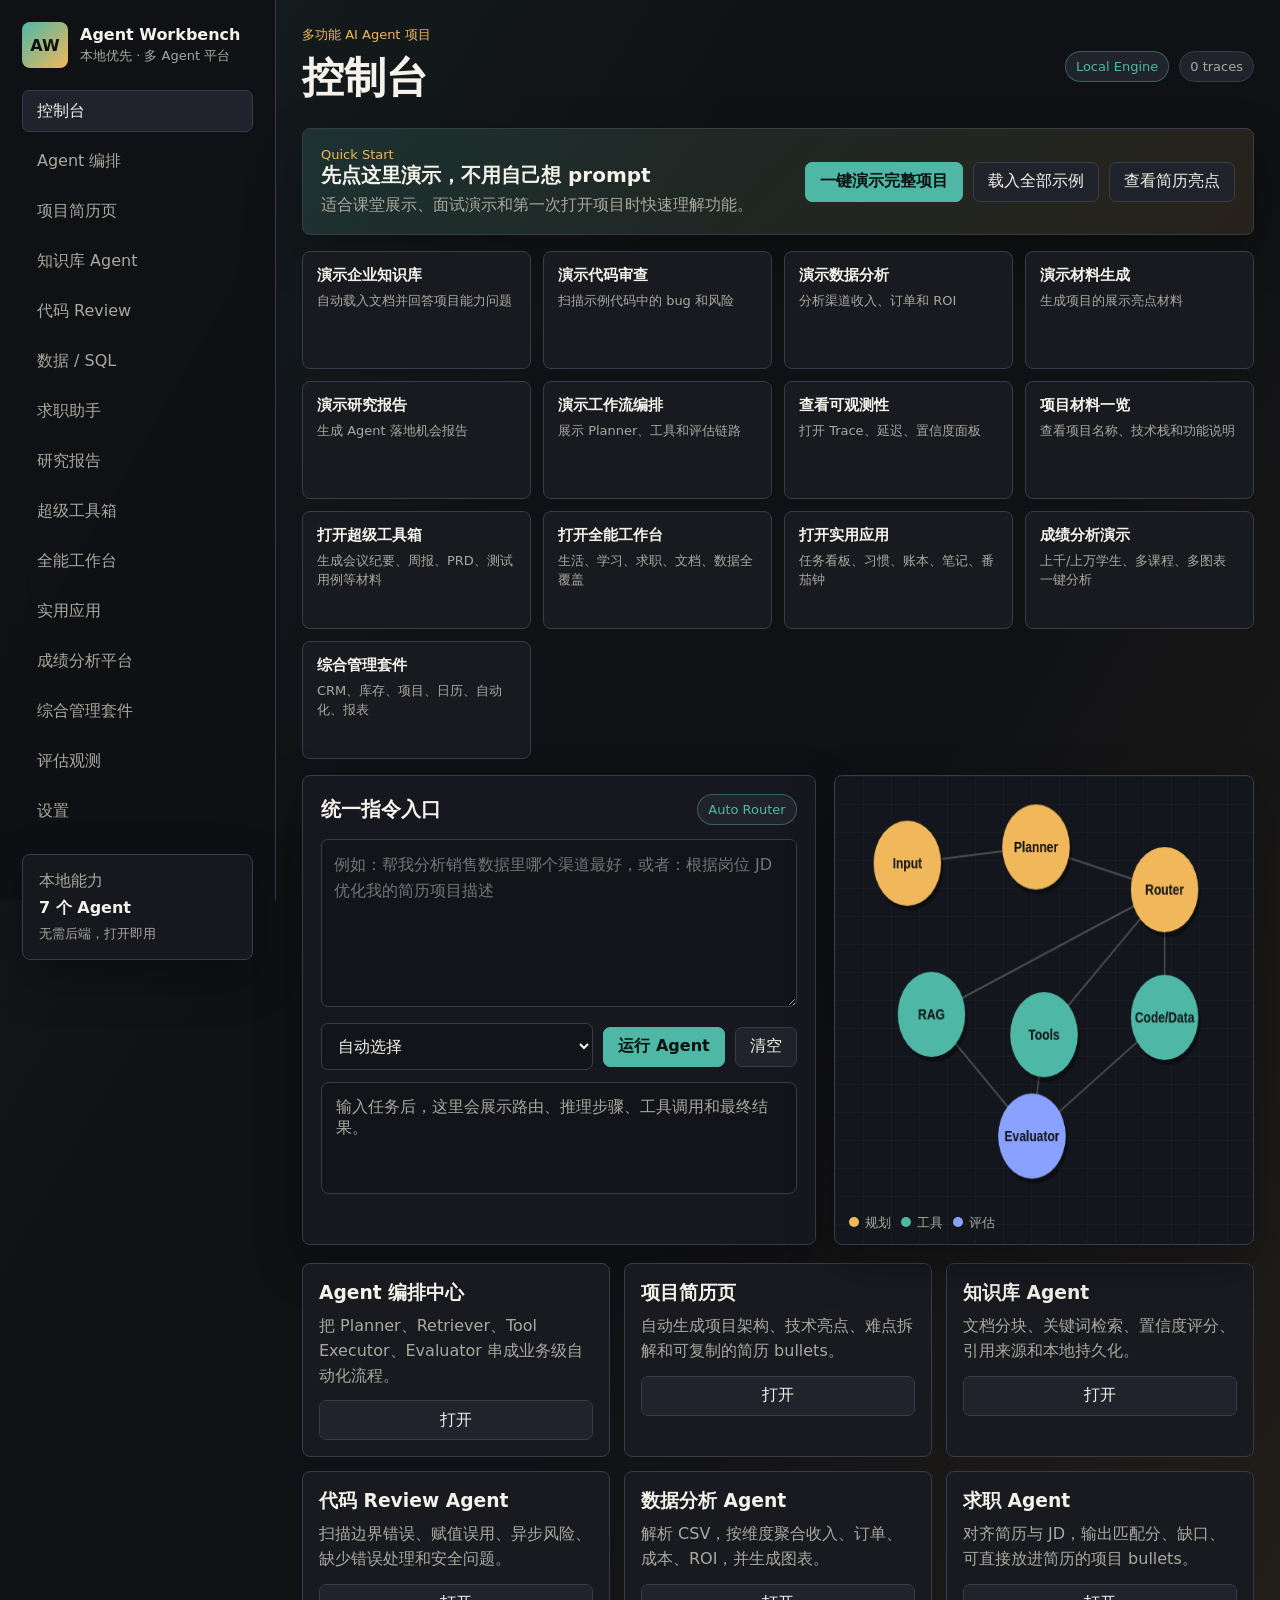
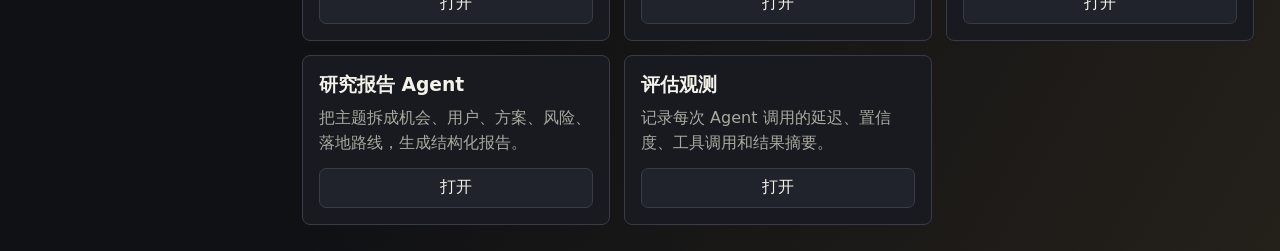
<file: index.html>
<!doctype html>
<html lang="zh-CN">
  <head>
    <meta charset="utf-8" />
    <meta name="viewport" content="width=device-width, initial-scale=1" />
    <title>Agent Workbench</title>
    <link rel="stylesheet" href="./styles.css" />
  </head>
  <body>
    <div class="shell">
      <aside class="sidebar" aria-label="主导航">
        <div class="brand">
          <div class="brand-mark">AW</div>
          <div>
            <strong>Agent Workbench</strong>
            <span>本地优先 · 多 Agent 平台</span>
          </div>
        </div>
        <nav class="nav" id="nav">
          <button class="nav-item active" data-panel="command">控制台</button>
          <button class="nav-item" data-panel="workflow">Agent 编排</button>
          <button class="nav-item" data-panel="portfolio">项目简历页</button>
          <button class="nav-item" data-panel="knowledge">知识库 Agent</button>
          <button class="nav-item" data-panel="code">代码 Review</button>
          <button class="nav-item" data-panel="data">数据 / SQL</button>
          <button class="nav-item" data-panel="career">求职助手</button>
          <button class="nav-item" data-panel="research">研究报告</button>
          <button class="nav-item" data-panel="toolbox">超级工具箱</button>
          <button class="nav-item" data-panel="lifehub">全能工作台</button>
          <button class="nav-item" data-panel="apps">实用应用</button>
          <button class="nav-item" data-panel="grades">成绩分析平台</button>
          <button class="nav-item" data-panel="suite">综合管理套件</button>
          <button class="nav-item" data-panel="evals">评估观测</button>
          <button class="nav-item" data-panel="settings">设置</button>
        </nav>
        <div class="sidebar-card">
          <span class="metric-label">本地能力</span>
          <strong id="localScore">7 个 Agent</strong>
          <small>无需后端，打开即用</small>
        </div>
      </aside>

      <main class="main">
        <header class="topbar">
          <div>
            <p class="eyebrow">多功能 AI Agent 项目</p>
            <h1 id="pageTitle">控制台</h1>
          </div>
          <div class="status-strip">
            <span id="modelStatus" class="pill ok">Local Engine</span>
            <span id="traceCount" class="pill">0 traces</span>
          </div>
        </header>

        <section class="panel active" id="panel-command" aria-labelledby="pageTitle">
          <div class="quick-start">
            <div>
              <p class="eyebrow">Quick Start</p>
              <h2>先点这里演示，不用自己想 prompt</h2>
              <p class="muted">适合课堂展示、面试演示和第一次打开项目时快速理解功能。</p>
            </div>
            <div class="quick-actions">
              <button class="primary" id="runDemo">一键演示完整项目</button>
              <button id="loadEverything">载入全部示例</button>
              <button id="openResumePage">查看简历亮点</button>
            </div>
          </div>
          <div class="preset-grid" id="presetTasks"></div>
          <div class="hero-grid">
            <div class="workspace">
              <div class="section-title">
                <h2>统一指令入口</h2>
                <span class="badge">Auto Router</span>
              </div>
              <textarea id="globalPrompt" class="large-input" placeholder="例如：帮我分析销售数据里哪个渠道最好，或者：根据岗位 JD 优化我的简历项目描述"></textarea>
              <div class="toolbar">
                <select id="agentMode" aria-label="选择 Agent">
                  <option value="auto">自动选择</option>
                  <option value="knowledge">知识库问答</option>
                  <option value="code">代码审查</option>
                  <option value="data">数据分析</option>
                  <option value="career">求职匹配</option>
                  <option value="research">研究报告</option>
                </select>
                <button class="primary" id="runGlobal">运行 Agent</button>
                <button id="clearGlobal">清空</button>
              </div>
              <div class="output" id="globalOutput">
                <p class="muted">输入任务后，这里会展示路由、推理步骤、工具调用和最终结果。</p>
              </div>
            </div>
            <div class="graph-wrap">
              <canvas id="agentGraph" width="520" height="420" aria-label="Agent 工作流图"></canvas>
              <div class="graph-legend">
                <span><i class="dot plan"></i>规划</span>
                <span><i class="dot tool"></i>工具</span>
                <span><i class="dot eval"></i>评估</span>
              </div>
            </div>
          </div>
          <div class="cards-grid" id="capabilityCards"></div>
        </section>

        <section class="panel" id="panel-workflow">
          <div class="two-col">
            <div class="workspace">
              <div class="section-title">
                <h2>Agent 编排中心</h2>
                <span class="badge">Planner / Tools / Eval</span>
              </div>
              <div class="toolbar">
                <select id="workflowScenario" aria-label="选择工作流场景">
                  <option value="support">AI 客服工单自动化</option>
                  <option value="knowledge">企业知识库治理</option>
                  <option value="analytics">经营数据分析周报</option>
                  <option value="hiring">求职投递优化</option>
                </select>
                <button class="primary" id="runWorkflow">运行工作流</button>
                <button id="exportCaseStudy">导出案例</button>
              </div>
              <div class="workflow-board" id="workflowBoard"></div>
            </div>
            <div class="workspace">
              <div class="section-title">
                <h2>执行结果</h2>
                <span class="badge" id="workflowScore">Ready</span>
              </div>
              <div class="output report" id="workflowOutput">
                <p class="muted">选择一个业务场景，运行后会展示任务拆解、工具调用、质量评估和交付物。</p>
              </div>
            </div>
          </div>
        </section>

        <section class="panel" id="panel-portfolio">
          <div class="two-col">
            <div class="workspace">
              <div class="section-title">
                <h2>项目架构与能力证明</h2>
                <span class="badge">Resume Ready</span>
              </div>
              <canvas id="architectureCanvas" width="680" height="420" aria-label="项目架构图"></canvas>
              <div class="toolbar">
                <button class="primary" id="generatePortfolio">生成简历材料</button>
                <button id="copyResumeBullets">复制项目 bullets</button>
              </div>
            </div>
            <div class="workspace">
              <div class="section-title">
                <h2>可写进简历</h2>
                <span class="badge" id="portfolioBadge">AI Agent Platform</span>
              </div>
              <div class="output report" id="portfolioOutput"></div>
            </div>
          </div>
        </section>

        <section class="panel" id="panel-knowledge">
          <div class="grade-hero">
            <div>
              <p class="eyebrow">Document Knowledge Base</p>
              <h2>文档上传 / 文本切分 / 问答引用 / 多用户权限</h2>
              <p class="muted">支持 txt / md / csv / json 文本文件上传，自动切分片段，按用户和权限管理，多轮问答保留引用来源和历史记录。</p>
            </div>
            <div class="quick-actions">
              <button class="primary" id="kbQuickDemo">一键演示知识库</button>
              <button id="kbDeploymentGuide">云部署说明</button>
            </div>
          </div>
          <div class="grade-layout">
            <div class="workspace">
              <div class="section-title">
                <h2>登录与权限模拟</h2>
                <span class="badge" id="currentUserBadge">guest</span>
              </div>
              <div class="toolbar">
                <select id="kbUserSelect" aria-label="选择用户">
                  <option value="admin">管理员 admin</option>
                  <option value="teacher">教师 teacher</option>
                  <option value="student">学生 student</option>
                  <option value="guest">访客 guest</option>
                </select>
                <input id="kbLoginName" placeholder="或输入新用户名" />
                <select id="kbRoleSelect" aria-label="角色">
                  <option value="admin">管理员</option>
                  <option value="editor">编辑者</option>
                  <option value="viewer">只读用户</option>
                </select>
                <button id="kbLogin">登录/切换</button>
              </div>
              <div class="output" id="kbPermissionInfo"></div>
            </div>
            <div class="workspace">
              <div class="section-title">
                <h2>文件上传与切分</h2>
                <span class="badge" id="chunkCount">0 chunks</span>
              </div>
              <div class="toolbar">
                <input id="kbFileInput" type="file" multiple accept=".txt,.md,.csv,.json,.html,.js,.css" />
                <select id="docVisibility" aria-label="文档权限">
                  <option value="private">仅当前用户</option>
                  <option value="team">团队可见</option>
                  <option value="public">所有人可见</option>
                </select>
                <input id="chunkSizeInput" type="number" min="120" max="2000" value="500" placeholder="切分长度" />
                <button id="uploadDocs">上传并切分</button>
              </div>
              <div class="output" id="chunkPreview"></div>
            </div>
          </div>
          <div class="two-col">
            <div class="workspace">
              <div class="section-title">
                <h2>知识库问答</h2>
                <span class="badge">RAG + 引用</span>
              </div>
              <textarea id="docInput" class="medium-input" placeholder="粘贴文档内容，点击加入知识库"></textarea>
              <div class="toolbar">
                <input id="docTitle" placeholder="文档标题" />
                <button id="addDoc">加入知识库</button>
                <button id="loadSamples">载入示例文档</button>
              </div>
              <textarea id="kbQuestion" class="small-input" placeholder="问一个和知识库有关的问题"></textarea>
              <div class="toolbar">
                <button class="primary" id="askKb">检索并回答</button>
                <button id="resetKb">重置知识库</button>
              </div>
              <div class="output" id="kbOutput"></div>
              <div class="section-title" style="margin-top:14px">
                <h2>问答历史</h2>
                <span class="badge" id="qaHistoryCount">0 history</span>
              </div>
              <div class="trace-list" id="qaHistoryList"></div>
            </div>
            <div class="workspace">
              <div class="section-title">
                <h2>文档库</h2>
                <span class="badge" id="docCount">0 docs</span>
              </div>
              <div id="docList" class="doc-list"></div>
            </div>
          </div>
        </section>

        <section class="panel" id="panel-code">
          <div class="two-col">
            <div class="workspace">
              <div class="section-title">
                <h2>代码 Review Agent</h2>
                <span class="badge">Diff / Code</span>
              </div>
              <textarea id="codeInput" class="code-input" spellcheck="false"></textarea>
              <div class="toolbar">
                <button class="primary" id="reviewCode">开始 Review</button>
                <button id="loadCodeSample">示例代码</button>
              </div>
            </div>
            <div class="workspace">
              <div class="section-title">
                <h2>审查结果</h2>
                <span class="badge" id="issueCount">0 issues</span>
              </div>
              <div class="output" id="codeOutput"></div>
            </div>
          </div>
        </section>

        <section class="panel" id="panel-data">
          <div class="two-col">
            <div class="workspace">
              <div class="section-title">
                <h2>数据分析 Agent</h2>
                <span class="badge">CSV + NL Query</span>
              </div>
              <textarea id="csvInput" class="code-input" spellcheck="false"></textarea>
              <div class="toolbar">
                <input id="dataQuestion" placeholder="例如：按渠道汇总收入并排序" />
                <button class="primary" id="analyzeData">分析</button>
                <button id="loadCsvSample">示例数据</button>
              </div>
              <div class="output" id="dataOutput"></div>
            </div>
            <div class="workspace">
              <div class="section-title">
                <h2>可视化</h2>
                <span class="badge" id="rowCount">0 rows</span>
              </div>
              <canvas id="chartCanvas" width="640" height="360" aria-label="数据图表"></canvas>
              <div id="tableOutput" class="table-wrap"></div>
            </div>
          </div>
        </section>

        <section class="panel" id="panel-career">
          <div class="two-col">
            <div class="workspace">
              <div class="section-title">
                <h2>简历 / JD 匹配</h2>
                <span class="badge">ATS + 项目包装</span>
              </div>
              <textarea id="resumeInput" class="medium-input" placeholder="粘贴你的简历或项目经历"></textarea>
              <textarea id="jdInput" class="medium-input" placeholder="粘贴目标岗位 JD"></textarea>
              <div class="toolbar">
                <button class="primary" id="matchJob">生成匹配报告</button>
                <button id="loadCareerSample">示例</button>
              </div>
            </div>
            <div class="workspace">
              <div class="section-title">
                <h2>求职建议</h2>
                <span class="badge" id="matchScore">0%</span>
              </div>
              <div class="output" id="careerOutput"></div>
            </div>
          </div>
        </section>

        <section class="panel" id="panel-research">
          <div class="workspace">
            <div class="section-title">
              <h2>市场研究报告 Agent</h2>
              <span class="badge">Planner + Fact Table</span>
            </div>
            <div class="toolbar">
              <input id="researchTopic" placeholder="研究主题，例如：AI Agent 在客服领域的落地机会" />
              <select id="reportStyle" aria-label="报告类型">
                <option value="startup">创业/产品视角</option>
                <option value="job">求职项目视角</option>
                <option value="tech">技术架构视角</option>
              </select>
              <button class="primary" id="makeReport">生成报告</button>
            </div>
            <div class="output report" id="researchOutput"></div>
          </div>
        </section>

        <section class="panel" id="panel-toolbox">
          <div class="two-col">
            <div class="workspace">
              <div class="section-title">
                <h2>超级工具箱</h2>
                <span class="badge">12 个实用 Agent</span>
              </div>
              <div class="toolbox-grid" id="toolboxGrid"></div>
            </div>
            <div class="workspace">
              <div class="section-title">
                <h2 id="toolboxTitle">选择一个工具</h2>
                <span class="badge" id="toolboxBadge">Ready</span>
              </div>
              <textarea id="toolboxInput" class="medium-input" placeholder="选择左侧工具后，这里会自动填入示例，也可以改成自己的内容"></textarea>
              <div class="toolbar">
                <button class="primary" id="runToolbox">运行工具</button>
                <button id="loadToolboxSample">载入示例</button>
                <button id="runToolboxSuite">生成完整项目包</button>
              </div>
              <div class="output report" id="toolboxOutput">
                <p class="muted">这里适合生成项目文档、面试材料、课程报告、产品设计、测试用例和学习计划。</p>
              </div>
            </div>
          </div>
        </section>

        <section class="panel" id="panel-lifehub">
          <div class="workspace">
            <div class="section-title">
              <h2>全能工作台</h2>
              <span class="badge">生活 / 生产 / 求职 / 学习</span>
            </div>
            <div class="hub-layout">
              <div>
                <div class="hub-tabs" id="hubTabs"></div>
                <div class="hub-tools" id="hubTools"></div>
              </div>
              <div class="hub-runner">
                <div class="section-title">
                  <h2 id="hubTitle">选择一个功能</h2>
                  <span class="badge" id="hubBadge">Ready</span>
                </div>
                <textarea id="hubInput" class="medium-input" placeholder="选择功能后会自动载入示例，也可以粘贴自己的内容"></textarea>
                <div class="toolbar">
                  <button class="primary" id="runHubTool">运行功能</button>
                  <button id="loadHubSample">载入示例</button>
                  <button id="runHubSuite">一键生成生活/学习/求职方案</button>
                </div>
                <div class="output report" id="hubOutput">
                  <p class="muted">这里整合数据记录、数据分析、预测、文档生成、文档总结、续写、求职资料、网页信息整合、学习计划和生活管理。</p>
                </div>
              </div>
            </div>
          </div>

          <div class="two-col hub-extra">
            <div class="workspace">
              <div class="section-title">
                <h2>数据记录与分析</h2>
                <span class="badge" id="lifeDataCount">0 rows</span>
              </div>
              <div class="toolbar">
                <input id="lifeDate" type="date" />
                <input id="lifeMetric" placeholder="指标，例如 学习时长" />
                <input id="lifeValue" type="number" placeholder="数值" />
                <button id="addLifeData">记录</button>
                <button id="loadLifeData">示例数据</button>
              </div>
              <div class="toolbar">
                <button class="primary" id="analyzeLifeData">分析和预测</button>
                <button id="clearLifeData">清空记录</button>
              </div>
              <div id="lifeTable" class="table-wrap"></div>
            </div>
            <div class="workspace">
              <div class="section-title">
                <h2>趋势可视化</h2>
                <span class="badge">Forecast</span>
              </div>
              <canvas id="lifeChart" width="640" height="360" aria-label="生活数据趋势图"></canvas>
              <div class="output" id="lifeAnalysis">
                <p class="muted">添加或载入数据后，可以生成趋势图、均值、变化率和下一期预测。</p>
              </div>
            </div>
          </div>
        </section>

        <section class="panel" id="panel-apps">
          <div class="cards-grid app-metrics">
            <div class="metric-card">
              <span>待办任务</span>
              <strong id="dashTasks">0</strong>
            </div>
            <div class="metric-card">
              <span>今日打卡</span>
              <strong id="dashHabits">0%</strong>
            </div>
            <div class="metric-card">
              <span>本月结余</span>
              <strong id="dashBalance">0</strong>
            </div>
          </div>

          <div class="apps-grid">
            <div class="workspace">
              <div class="section-title">
                <h2>任务看板</h2>
                <span class="badge">Kanban</span>
              </div>
              <div class="toolbar">
                <input id="taskTitle" placeholder="新任务，例如 完成项目演示视频" />
                <select id="taskStatus" aria-label="任务状态">
                  <option value="todo">待办</option>
                  <option value="doing">进行中</option>
                  <option value="done">已完成</option>
                </select>
                <button id="addTask">添加</button>
              </div>
              <div class="kanban" id="kanbanBoard"></div>
            </div>

            <div class="workspace">
              <div class="section-title">
                <h2>习惯打卡</h2>
                <span class="badge">Habits</span>
              </div>
              <div class="toolbar">
                <input id="habitName" placeholder="习惯，例如 背单词" />
                <button id="addHabit">添加习惯</button>
                <button id="loadHabitSample">示例</button>
              </div>
              <div id="habitList" class="habit-list"></div>
            </div>

            <div class="workspace">
              <div class="section-title">
                <h2>收支记录</h2>
                <span class="badge">Budget</span>
              </div>
              <div class="toolbar">
                <select id="moneyType" aria-label="收支类型">
                  <option value="expense">支出</option>
                  <option value="income">收入</option>
                </select>
                <input id="moneyCategory" placeholder="分类，例如 餐饮" />
                <input id="moneyAmount" type="number" placeholder="金额" />
                <button id="addMoney">记录</button>
              </div>
              <div class="toolbar">
                <button id="loadMoneySample">示例账本</button>
                <button id="clearMoney">清空账本</button>
              </div>
              <div id="moneyOutput" class="output"></div>
            </div>

            <div class="workspace">
              <div class="section-title">
                <h2>目标进度</h2>
                <span class="badge">Goals</span>
              </div>
              <div class="toolbar">
                <input id="goalName" placeholder="目标，例如 完成项目" />
                <input id="goalValue" type="number" placeholder="进度 0-100" />
                <button id="addGoal">保存</button>
              </div>
              <div id="goalList" class="goal-list"></div>
            </div>

            <div class="workspace wide">
              <div class="section-title">
                <h2>Markdown 笔记</h2>
                <span class="badge">Editor</span>
              </div>
              <div class="editor-grid">
                <textarea id="markdownInput" class="medium-input" placeholder="# 标题&#10;写点笔记，右侧会预览"></textarea>
                <div id="markdownPreview" class="output report"></div>
              </div>
              <div class="toolbar">
                <button id="loadMarkdownSample">示例笔记</button>
                <button id="saveMarkdown">保存笔记</button>
                <button id="clearMarkdown">清空</button>
              </div>
            </div>

            <div class="workspace">
              <div class="section-title">
                <h2>番茄钟</h2>
                <span class="badge" id="timerMode">Focus</span>
              </div>
              <div class="timer-face" id="timerFace">25:00</div>
              <div class="toolbar">
                <button class="primary" id="startTimer">开始</button>
                <button id="pauseTimer">暂停</button>
                <button id="resetTimer">重置</button>
              </div>
            </div>

            <div class="workspace">
              <div class="section-title">
                <h2>JSON / CSV 工具</h2>
                <span class="badge">Formatter</span>
              </div>
              <textarea id="formatInput" class="medium-input" placeholder='粘贴 JSON 或 CSV，例如 {"name":"demo","score":95}'></textarea>
              <div class="toolbar">
                <button id="formatJson">格式化 JSON</button>
                <button id="csvToTable">CSV 转表格</button>
              </div>
              <div id="formatOutput" class="output"></div>
            </div>
          </div>
        </section>

        <section class="panel" id="panel-grades">
          <div class="grade-hero">
            <div>
              <p class="eyebrow" data-i18n="gradeEyebrow">Advanced Analytics</p>
              <h2 data-i18n="gradeTitle">成绩 / 班级 / 课程综合分析平台</h2>
              <p class="muted" data-i18n="gradeIntro">支持上万学生模拟数据、自定义课程、自定义权重、多图表对比、历史记录和 Excel 友好导出。</p>
            </div>
            <div class="quick-actions">
              <button class="primary" id="gradeOneClick" data-i18n="oneClickAnalysis">一键生成样例并分析</button>
              <button id="gradeHelpBtn" data-i18n="helpGuide">新手引导</button>
              <button id="gradeExportCsv" data-i18n="exportCsv">导出 CSV</button>
            </div>
          </div>

          <div class="grade-help" id="gradeHelp">
            <strong>怎么用：</strong>
            <span>1. 选择人数、班级数、课程和记分项目；2. 点击“一键生成样例并分析”；3. 切换图表和对比维度；4. 保存历史或导出 CSV。</span>
          </div>

          <div class="grade-layout">
            <div class="workspace">
              <div class="section-title">
                <h2 data-i18n="configPanel">配置面板</h2>
                <span class="badge">Config</span>
              </div>
              <div class="settings-grid compact">
                <label>人数
                  <input id="gradeStudentCount" type="number" min="10" max="20000" value="1000" />
                </label>
                <label>班级数
                  <input id="gradeClassCount" type="number" min="1" max="100" value="8" />
                </label>
                <label>课程名称
                  <input id="gradeSubjects" value="语文,数学,英语,高等数学,线性代数,概率论与数理统计,程序设计,大学物理" />
                </label>
                <label>记分项目
                  <input id="gradeItems" value="平时分,作业分,期中考,期末考" />
                </label>
                <label>权重
                  <input id="gradeWeights" value="20,20,25,35" />
                </label>
                <label>对比维度
                  <select id="gradeCompareMode">
                    <option value="class">按班级对比</option>
                    <option value="subject">按课程对比</option>
                    <option value="item">按记分项目对比</option>
                    <option value="rank">排名分布</option>
                  </select>
                </label>
                <label>图表类型
                  <select id="gradeChartType">
                    <option value="bar">条形图</option>
                    <option value="column">柱状图</option>
                    <option value="line">折线图</option>
                    <option value="pie">饼图</option>
                    <option value="radar">雷达图</option>
                    <option value="heatmap">热力图</option>
                  </select>
                </label>
                <label>界面主题
                  <select id="uiTheme">
                    <option value="dark">深色专业</option>
                    <option value="light">浅色清爽</option>
                    <option value="contrast">高对比</option>
                  </select>
                </label>
                <label>布局密度
                  <select id="uiDensity">
                    <option value="normal">标准</option>
                    <option value="compact">紧凑</option>
                    <option value="spacious">宽松</option>
                  </select>
                </label>
                <label>语言
                  <select id="languageSelect">
                    <option value="zh">中文</option>
                    <option value="en">English</option>
                  </select>
                </label>
              </div>
              <div class="toolbar">
                <button class="primary" id="generateGradeData">生成数据</button>
                <button id="analyzeGrades">一键分析</button>
                <button id="saveGradeHistory">保存历史</button>
                <button id="clearGradeHistory">清空历史</button>
              </div>
              <div class="toolbar">
                <label class="toggle-row"><input id="exportStudents" type="checkbox" checked />学生明细</label>
                <label class="toggle-row"><input id="exportSummary" type="checkbox" checked />汇总分析</label>
                <label class="toggle-row"><input id="exportHistory" type="checkbox" />历史记录</label>
              </div>
            </div>

            <div class="workspace">
              <div class="section-title">
                <h2>关键指标</h2>
                <span class="badge" id="gradeDataSize">0 students</span>
              </div>
              <div class="grade-kpis">
                <div class="metric-card"><span>总人数</span><strong id="kpiStudents">0</strong></div>
                <div class="metric-card"><span>课程数</span><strong id="kpiSubjects">0</strong></div>
                <div class="metric-card"><span>平均分</span><strong id="kpiAverage">0</strong></div>
                <div class="metric-card"><span>及格率</span><strong id="kpiPassRate">0%</strong></div>
              </div>
              <div class="output" id="gradeInsight">
                <p class="muted">点击“一键生成样例并分析”后，这里会显示自动分析结论。</p>
              </div>
            </div>
          </div>

          <div class="grade-chart-grid">
            <div class="workspace wide">
              <div class="section-title">
                <h2>主图表</h2>
                <span class="badge" id="activeChartLabel">bar</span>
              </div>
              <canvas id="gradeChart" width="960" height="460" aria-label="成绩分析图表"></canvas>
            </div>
            <div class="workspace">
              <div class="section-title">
                <h2>多图表预览</h2>
                <span class="badge">Gallery</span>
              </div>
              <div class="mini-chart-grid">
                <canvas id="gradeMiniBar" width="300" height="180"></canvas>
                <canvas id="gradeMiniPie" width="300" height="180"></canvas>
                <canvas id="gradeMiniLine" width="300" height="180"></canvas>
                <canvas id="gradeMiniHeat" width="300" height="180"></canvas>
              </div>
            </div>
          </div>

          <div class="two-col">
            <div class="workspace">
              <div class="section-title">
                <h2>分析表格</h2>
                <span class="badge">Table</span>
              </div>
              <div id="gradeTable" class="table-wrap"></div>
            </div>
            <div class="workspace">
              <div class="section-title">
                <h2>历史记录对比</h2>
                <span class="badge" id="historyCount">0 records</span>
              </div>
              <div id="gradeHistoryList" class="trace-list"></div>
            </div>
          </div>
        </section>

        <section class="panel" id="panel-suite">
          <div class="grade-hero">
            <div>
              <p class="eyebrow">Enterprise Suite</p>
              <h2>综合管理套件</h2>
              <p class="muted">集成 CRM、库存、项目、日历、自动化、报表、备份、安全审计和 API Mock，适合展示大型系统设计能力。</p>
            </div>
            <div class="quick-actions">
              <button class="primary" id="suiteDemo">一键生成业务样例</button>
              <button id="suiteReport">生成经营报告</button>
              <button id="suiteBackup">导出备份</button>
            </div>
          </div>

          <div class="cards-grid app-metrics">
            <div class="metric-card"><span>客户数</span><strong id="suiteCustomers">0</strong></div>
            <div class="metric-card"><span>库存预警</span><strong id="suiteLowStock">0</strong></div>
            <div class="metric-card"><span>项目进度</span><strong id="suiteProgress">0%</strong></div>
          </div>

          <div class="apps-grid">
            <div class="workspace">
              <div class="section-title"><h2>CRM 客户管理</h2><span class="badge">CRM</span></div>
              <div class="toolbar">
                <input id="crmName" placeholder="客户名称" />
                <select id="crmStage">
                  <option value="线索">线索</option>
                  <option value="沟通中">沟通中</option>
                  <option value="已成交">已成交</option>
                  <option value="流失">流失</option>
                </select>
                <input id="crmValue" type="number" placeholder="预计金额" />
                <button id="addCrm">添加客户</button>
              </div>
              <div id="crmList" class="trace-list"></div>
            </div>

            <div class="workspace">
              <div class="section-title"><h2>库存管理</h2><span class="badge">Inventory</span></div>
              <div class="toolbar">
                <input id="stockName" placeholder="物品名称" />
                <input id="stockQty" type="number" placeholder="数量" />
                <input id="stockMin" type="number" placeholder="预警线" />
                <button id="addStock">添加库存</button>
              </div>
              <div id="stockList" class="trace-list"></div>
            </div>

            <div class="workspace">
              <div class="section-title"><h2>项目里程碑</h2><span class="badge">Project</span></div>
              <div class="toolbar">
                <input id="milestoneName" placeholder="里程碑，例如 完成测试" />
                <input id="milestoneProgress" type="number" placeholder="进度 0-100" />
                <button id="addMilestone">添加</button>
              </div>
              <div id="milestoneList" class="goal-list"></div>
            </div>

            <div class="workspace">
              <div class="section-title"><h2>日历事件</h2><span class="badge">Calendar</span></div>
              <div class="toolbar">
                <input id="eventDate" type="date" />
                <input id="eventTitle" placeholder="事件标题" />
                <button id="addEvent">添加事件</button>
              </div>
              <div id="eventList" class="trace-list"></div>
            </div>

            <div class="workspace">
              <div class="section-title"><h2>自动化规则</h2><span class="badge">Automation</span></div>
              <div class="toolbar">
                <select id="ruleType">
                  <option value="stock">库存低于预警线</option>
                  <option value="crm">客户金额超过阈值</option>
                  <option value="project">项目进度低于阈值</option>
                </select>
                <input id="ruleThreshold" type="number" placeholder="阈值" />
                <button id="runRules">运行规则</button>
              </div>
              <div id="ruleOutput" class="output"></div>
            </div>

            <div class="workspace">
              <div class="section-title"><h2>安全审计</h2><span class="badge">Audit</span></div>
              <div class="toolbar">
                <button id="runAudit">运行审计</button>
                <button id="clearAudit">清空审计</button>
              </div>
              <div id="auditList" class="trace-list"></div>
            </div>

            <div class="workspace wide">
              <div class="section-title"><h2>经营报表与 API Mock</h2><span class="badge">Report / API</span></div>
              <div class="editor-grid">
                <div class="output report" id="suiteReportOutput"></div>
                <div class="output" id="apiMockOutput"></div>
              </div>
              <div class="toolbar">
                <button id="suiteApiMock">生成 API Mock</button>
                <button id="suiteRestore">从备份文本恢复</button>
              </div>
              <textarea id="suiteBackupInput" class="small-input" placeholder="粘贴备份 JSON 后点击恢复"></textarea>
            </div>
          </div>
        </section>

        <section class="panel" id="panel-evals">
          <div class="cards-grid">
            <div class="metric-card">
              <span>平均置信度</span>
              <strong id="avgConfidence">0%</strong>
            </div>
            <div class="metric-card">
              <span>平均延迟</span>
              <strong id="avgLatency">0 ms</strong>
            </div>
            <div class="metric-card">
              <span>工具调用</span>
              <strong id="toolCalls">0</strong>
            </div>
          </div>
          <div class="workspace">
            <div class="section-title">
              <h2>Trace 日志</h2>
              <span class="badge">Observability</span>
            </div>
            <div class="toolbar">
              <button id="runSmoke">运行自检</button>
              <button id="exportTraces">导出 Trace</button>
              <button id="clearTraces">清空 Trace</button>
            </div>
            <div id="traceList" class="trace-list"></div>
          </div>
        </section>

        <section class="panel" id="panel-settings">
          <div class="workspace">
            <div class="section-title">
              <h2>设置</h2>
              <span class="badge">Local First</span>
            </div>
            <div class="settings-grid">
              <label>
                OpenAI API Key
                <input id="apiKey" type="password" placeholder="可选：仅保存在本机浏览器" autocomplete="off" />
              </label>
              <label>
                模型
                <input id="modelName" placeholder="gpt-4.1-mini" />
              </label>
              <label class="toggle-row">
                <input id="useRemote" type="checkbox" />
                <span>有 API Key 时优先调用远程模型</span>
              </label>
            </div>
            <div class="toolbar">
              <button class="primary" id="saveSettings">保存设置</button>
              <button id="wipeData">清除本地数据</button>
            </div>
            <div class="output">
              <p>这个项目默认使用本地算法完成检索、分析、Review 和报告生成。配置 API Key 后，统一控制台会尝试调用 OpenAI Responses API；失败时自动回退到本地引擎。</p>
            </div>
          </div>
        </section>
      </main>
    </div>

    <div class="toast" id="toast" role="status" aria-live="polite"></div>
    <script src="./app.js"></script>
  </body>
</html>
</file>
<file: styles.css>
:root {
  color-scheme: dark;
  --bg: #101114;
  --panel: #181a20;
  --panel-2: #20232b;
  --panel-3: #272b35;
  --text: #f4f2ea;
  --muted: #aaa99f;
  --line: #383c47;
  --accent: #4fb7a5;
  --accent-2: #f0b85a;
  --danger: #ef6f6c;
  --ok: #75c986;
  --shadow: 0 18px 48px rgba(0, 0, 0, 0.28);
  font-family:
    Inter, ui-sans-serif, system-ui, -apple-system, BlinkMacSystemFont, "Segoe UI",
    "Microsoft YaHei", sans-serif;
}

* {
  box-sizing: border-box;
}

body {
  margin: 0;
  min-height: 100vh;
  background:
    linear-gradient(120deg, rgba(79, 183, 165, 0.09), transparent 34%),
    linear-gradient(300deg, rgba(240, 184, 90, 0.09), transparent 42%),
    var(--bg);
  color: var(--text);
}

body.theme-light {
  color-scheme: light;
  --bg: #f3f5f8;
  --panel: #ffffff;
  --panel-2: #f7f9fc;
  --panel-3: #e7ebf2;
  --text: #111827;
  --muted: #657083;
  --line: #d7dde8;
  --accent: #00796b;
  --accent-2: #b66a00;
}

body.theme-contrast {
  --bg: #000;
  --panel: #111;
  --panel-2: #191919;
  --panel-3: #2a2a2a;
  --text: #fff;
  --muted: #d5d5d5;
  --line: #777;
  --accent: #00ffcc;
  --accent-2: #ffe100;
}

body.density-compact .workspace,
body.density-compact .metric-card,
body.density-compact .cap-card {
  padding: 12px;
}

body.density-spacious .workspace,
body.density-spacious .metric-card,
body.density-spacious .cap-card {
  padding: 24px;
}

button,
input,
select,
textarea {
  font: inherit;
}

button {
  border: 1px solid var(--line);
  background: var(--panel-2);
  color: var(--text);
  border-radius: 7px;
  min-height: 40px;
  padding: 0 14px;
  cursor: pointer;
  transition:
    transform 120ms ease,
    border-color 120ms ease,
    background 120ms ease;
}

button:hover {
  transform: translateY(-1px);
  border-color: rgba(79, 183, 165, 0.7);
}

button:active {
  transform: translateY(0);
}

button.primary {
  background: var(--accent);
  color: #07110f;
  border-color: var(--accent);
  font-weight: 700;
}

input,
select,
textarea {
  width: 100%;
  border: 1px solid var(--line);
  border-radius: 7px;
  background: #12141a;
  color: var(--text);
  outline: none;
  padding: 12px;
}

textarea {
  resize: vertical;
  line-height: 1.6;
}

input:focus,
select:focus,
textarea:focus {
  border-color: var(--accent);
  box-shadow: 0 0 0 3px rgba(79, 183, 165, 0.16);
}

.shell {
  display: grid;
  grid-template-columns: 276px minmax(0, 1fr);
  min-height: 100vh;
}

.sidebar {
  position: sticky;
  top: 0;
  height: 100vh;
  border-right: 1px solid var(--line);
  background: rgba(16, 17, 20, 0.92);
  backdrop-filter: blur(16px);
  padding: 22px;
  display: flex;
  flex-direction: column;
  gap: 22px;
}

.brand {
  display: flex;
  align-items: center;
  gap: 12px;
}

.brand-mark {
  width: 46px;
  height: 46px;
  display: grid;
  place-items: center;
  border-radius: 8px;
  background: linear-gradient(135deg, var(--accent), var(--accent-2));
  color: #111;
  font-weight: 900;
}

.brand strong,
.brand span {
  display: block;
}

.brand span {
  color: var(--muted);
  font-size: 13px;
  margin-top: 3px;
}

.nav {
  display: grid;
  gap: 8px;
}

.nav-item {
  text-align: left;
  background: transparent;
  border-color: transparent;
  color: var(--muted);
  min-height: 42px;
}

.nav-item:hover,
.nav-item.active {
  color: var(--text);
  border-color: var(--line);
  background: var(--panel-2);
}

.sidebar-card,
.workspace,
.metric-card {
  border: 1px solid var(--line);
  background: rgba(24, 26, 32, 0.92);
  box-shadow: var(--shadow);
}

.sidebar-card {
  margin-top: auto;
  border-radius: 8px;
  padding: 16px;
  display: grid;
  gap: 6px;
}

.metric-label,
.muted,
.sidebar-card small {
  color: var(--muted);
}

.main {
  min-width: 0;
  padding: 26px;
}

.topbar {
  display: flex;
  justify-content: space-between;
  gap: 18px;
  align-items: center;
  margin-bottom: 22px;
}

.eyebrow {
  color: var(--accent-2);
  margin: 0 0 6px;
  font-size: 13px;
  letter-spacing: 0;
}

h1,
h2,
h3,
p {
  margin-top: 0;
}

h1 {
  margin-bottom: 0;
  font-size: clamp(28px, 4vw, 42px);
}

h2 {
  font-size: 20px;
  margin-bottom: 0;
}

.status-strip,
.toolbar,
.section-title,
.graph-legend {
  display: flex;
  align-items: center;
  gap: 10px;
  flex-wrap: wrap;
}

.pill,
.badge {
  border: 1px solid var(--line);
  background: var(--panel-2);
  color: var(--muted);
  border-radius: 999px;
  padding: 7px 10px;
  font-size: 13px;
  white-space: nowrap;
}

.pill.ok,
.badge {
  color: var(--accent);
  border-color: rgba(79, 183, 165, 0.42);
}

.panel {
  display: none;
}

.panel.active {
  display: block;
}

.hero-grid,
.two-col {
  display: grid;
  grid-template-columns: minmax(0, 1.1fr) minmax(340px, 0.9fr);
  gap: 18px;
  align-items: stretch;
}

.quick-start {
  border: 1px solid var(--line);
  border-radius: 8px;
  background: linear-gradient(135deg, rgba(79, 183, 165, 0.16), rgba(240, 184, 90, 0.1));
  padding: 18px;
  margin-bottom: 16px;
  display: flex;
  align-items: center;
  justify-content: space-between;
  gap: 18px;
  box-shadow: var(--shadow);
}

.quick-start h2 {
  margin-bottom: 6px;
}

.quick-start p {
  margin-bottom: 0;
}

.quick-actions {
  display: flex;
  flex-wrap: wrap;
  gap: 10px;
  justify-content: flex-end;
}

.preset-grid {
  display: grid;
  grid-template-columns: repeat(4, minmax(0, 1fr));
  gap: 12px;
  margin-bottom: 16px;
}

.preset-card,
.toolbox-card {
  border: 1px solid var(--line);
  background: var(--panel);
  color: var(--text);
  border-radius: 8px;
  padding: 14px;
  min-height: 118px;
  text-align: left;
  display: grid;
  align-content: start;
  gap: 7px;
}

.preset-card strong,
.toolbox-card strong {
  font-size: 15px;
}

.preset-card span,
.toolbox-card span {
  color: var(--muted);
  line-height: 1.45;
  font-size: 13px;
}

.toolbox-grid {
  display: grid;
  grid-template-columns: repeat(2, minmax(0, 1fr));
  gap: 10px;
  max-height: 680px;
  overflow: auto;
  padding-right: 4px;
}

.toolbox-card {
  min-height: 96px;
}

.toolbox-card.active {
  border-color: var(--accent);
  background: rgba(79, 183, 165, 0.12);
}

.tool-output-grid {
  display: grid;
  grid-template-columns: repeat(2, minmax(0, 1fr));
  gap: 10px;
}

.mini-doc {
  border: 1px solid var(--line);
  background: var(--panel-2);
  border-radius: 8px;
  padding: 12px;
}

.mini-doc strong {
  display: block;
  margin-bottom: 6px;
  color: var(--accent-2);
}

.is-loading {
  opacity: 0.72;
  pointer-events: none;
}

.workspace {
  border-radius: 8px;
  padding: 18px;
  min-width: 0;
}

.workspace + .workspace {
  min-height: 100%;
}

.section-title {
  justify-content: space-between;
  margin-bottom: 14px;
}

.large-input {
  min-height: 168px;
}

.medium-input {
  min-height: 142px;
  margin-bottom: 10px;
}

.small-input {
  min-height: 84px;
  margin-top: 12px;
}

.code-input {
  min-height: 390px;
  font-family: "Cascadia Code", Consolas, monospace;
  font-size: 13px;
  white-space: pre;
}

.toolbar {
  margin: 12px 0;
}

.toolbar input,
.toolbar select {
  flex: 1 1 220px;
}

.toolbar button {
  flex: 0 0 auto;
}

.output {
  border: 1px solid var(--line);
  border-radius: 8px;
  background: #12141a;
  padding: 14px;
  min-height: 112px;
  overflow: auto;
}

.output h3 {
  margin: 8px 0;
}

.output ul,
.output ol {
  padding-left: 20px;
}

.output li {
  margin: 6px 0;
}

.graph-wrap {
  position: relative;
  border: 1px solid var(--line);
  border-radius: 8px;
  min-height: 470px;
  background:
    linear-gradient(rgba(255, 255, 255, 0.025) 1px, transparent 1px),
    linear-gradient(90deg, rgba(255, 255, 255, 0.025) 1px, transparent 1px),
    #13161c;
  background-size: 28px 28px;
  box-shadow: var(--shadow);
  overflow: hidden;
}

.graph-wrap canvas {
  width: 100%;
  height: calc(100% - 42px);
  min-height: 420px;
  display: block;
}

.graph-legend {
  position: absolute;
  left: 14px;
  bottom: 12px;
  color: var(--muted);
  font-size: 13px;
}

.dot {
  display: inline-block;
  width: 10px;
  height: 10px;
  border-radius: 50%;
  margin-right: 6px;
}

.dot.plan {
  background: var(--accent-2);
}

.dot.tool {
  background: var(--accent);
}

.dot.eval {
  background: #8aa2ff;
}

.cards-grid {
  display: grid;
  grid-template-columns: repeat(3, minmax(0, 1fr));
  gap: 14px;
  margin-top: 18px;
}

.cap-card,
.metric-card {
  border-radius: 8px;
  padding: 16px;
}

.cap-card {
  border: 1px solid var(--line);
  background: var(--panel);
}

.cap-card h3 {
  margin: 0 0 8px;
}

.cap-card p {
  color: var(--muted);
  line-height: 1.55;
  margin-bottom: 12px;
}

.cap-card button {
  width: 100%;
}

.doc-list,
.trace-list,
.workflow-board {
  display: grid;
  gap: 10px;
}

.doc-item,
.trace-item,
.finding,
.source-row,
.workflow-step {
  border: 1px solid var(--line);
  background: var(--panel-2);
  border-radius: 8px;
  padding: 12px;
}

.doc-item strong,
.trace-item strong {
  display: block;
  margin-bottom: 6px;
}

.trace-item {
  display: grid;
  gap: 4px;
}

.trace-meta {
  color: var(--muted);
  font-size: 13px;
}

.metric-card {
  display: grid;
  gap: 8px;
}

.metric-card span {
  color: var(--muted);
}

.metric-card strong {
  font-size: 28px;
}

.table-wrap {
  margin-top: 12px;
  max-height: 320px;
  overflow: auto;
  border: 1px solid var(--line);
  border-radius: 8px;
}

table {
  width: 100%;
  border-collapse: collapse;
  min-width: 520px;
}

th,
td {
  border-bottom: 1px solid var(--line);
  padding: 9px 10px;
  text-align: left;
}

th {
  color: var(--accent-2);
  background: var(--panel-2);
  position: sticky;
  top: 0;
}

#chartCanvas {
  width: 100%;
  height: 360px;
  display: block;
  border: 1px solid var(--line);
  border-radius: 8px;
  background: #12141a;
}

#lifeChart {
  width: 100%;
  height: 360px;
  display: block;
  border: 1px solid var(--line);
  border-radius: 8px;
  background: #12141a;
}

.hub-layout {
  display: grid;
  grid-template-columns: minmax(340px, 0.85fr) minmax(0, 1.15fr);
  gap: 16px;
}

.hub-tabs {
  display: flex;
  flex-wrap: wrap;
  gap: 8px;
  margin-bottom: 12px;
}

.hub-tab {
  min-height: 36px;
  padding: 0 12px;
}

.hub-tab.active {
  background: var(--accent);
  border-color: var(--accent);
  color: #07110f;
  font-weight: 800;
}

.hub-tools {
  display: grid;
  grid-template-columns: repeat(2, minmax(0, 1fr));
  gap: 10px;
  max-height: 620px;
  overflow: auto;
  padding-right: 4px;
}

.hub-card {
  border: 1px solid var(--line);
  background: var(--panel);
  border-radius: 8px;
  color: var(--text);
  min-height: 104px;
  padding: 12px;
  text-align: left;
  display: grid;
  gap: 6px;
  align-content: start;
}

.hub-card strong {
  font-size: 15px;
}

.hub-card span {
  color: var(--muted);
  line-height: 1.45;
  font-size: 13px;
}

.hub-card.active {
  border-color: var(--accent);
  background: rgba(79, 183, 165, 0.12);
}

.hub-runner {
  min-width: 0;
}

.hub-extra {
  margin-top: 16px;
}

.app-metrics {
  margin-top: 0;
  margin-bottom: 16px;
}

.apps-grid {
  display: grid;
  grid-template-columns: repeat(2, minmax(0, 1fr));
  gap: 16px;
}

.apps-grid .wide {
  grid-column: 1 / -1;
}

.kanban {
  display: grid;
  grid-template-columns: repeat(3, minmax(0, 1fr));
  gap: 10px;
}

.kanban-col {
  border: 1px solid var(--line);
  border-radius: 8px;
  background: #12141a;
  min-height: 220px;
  padding: 10px;
}

.kanban-col h3 {
  font-size: 15px;
  margin-bottom: 10px;
  color: var(--accent-2);
}

.task-card,
.habit-item,
.goal-item,
.money-row {
  border: 1px solid var(--line);
  border-radius: 8px;
  background: var(--panel-2);
  padding: 10px;
  margin-bottom: 8px;
}

.task-card {
  display: grid;
  gap: 8px;
}

.task-card select {
  min-height: 34px;
  padding: 6px 8px;
}

.habit-item,
.goal-item,
.money-row {
  display: flex;
  align-items: center;
  justify-content: space-between;
  gap: 10px;
}

.habit-item button,
.goal-item button,
.money-row button {
  min-height: 32px;
  padding: 0 10px;
}

.progress {
  width: 100%;
  height: 10px;
  border-radius: 999px;
  background: var(--panel-3);
  overflow: hidden;
  margin-top: 8px;
}

.progress i {
  display: block;
  height: 100%;
  background: var(--accent);
}

.editor-grid {
  display: grid;
  grid-template-columns: minmax(0, 1fr) minmax(0, 1fr);
  gap: 12px;
}

.editor-grid .medium-input,
.editor-grid .output {
  min-height: 300px;
}

.timer-face {
  display: grid;
  place-items: center;
  height: 190px;
  border: 1px solid var(--line);
  border-radius: 8px;
  background: #12141a;
  font-size: 54px;
  font-weight: 900;
  color: var(--accent);
}

.grade-hero {
  border: 1px solid var(--line);
  border-radius: 8px;
  background:
    linear-gradient(135deg, rgba(79, 183, 165, 0.18), transparent 50%),
    linear-gradient(300deg, rgba(240, 184, 90, 0.16), transparent 58%),
    var(--panel);
  padding: 18px;
  margin-bottom: 16px;
  display: flex;
  align-items: center;
  justify-content: space-between;
  gap: 16px;
  box-shadow: var(--shadow);
}

.grade-hero h2 {
  font-size: clamp(24px, 3vw, 36px);
  margin-bottom: 8px;
}

.grade-help {
  border: 1px solid rgba(79, 183, 165, 0.48);
  border-radius: 8px;
  background: rgba(79, 183, 165, 0.1);
  color: var(--text);
  padding: 12px 14px;
  margin-bottom: 16px;
  display: flex;
  gap: 10px;
  line-height: 1.6;
}

.grade-help.hidden {
  display: none;
}

.grade-layout {
  display: grid;
  grid-template-columns: minmax(0, 1.05fr) minmax(360px, 0.95fr);
  gap: 16px;
  margin-bottom: 16px;
}

.settings-grid.compact {
  grid-template-columns: repeat(2, minmax(0, 1fr));
}

.settings-grid.compact label {
  min-width: 0;
}

.grade-kpis {
  display: grid;
  grid-template-columns: repeat(2, minmax(0, 1fr));
  gap: 10px;
  margin-bottom: 12px;
}

.grade-kpis .metric-card {
  box-shadow: none;
}

.grade-chart-grid {
  display: grid;
  grid-template-columns: minmax(0, 1.35fr) minmax(360px, 0.65fr);
  gap: 16px;
  margin-bottom: 16px;
}

.grade-chart-grid .wide {
  min-width: 0;
}

#gradeChart,
.mini-chart-grid canvas {
  width: 100%;
  display: block;
  border: 1px solid var(--line);
  border-radius: 8px;
  background: #12141a;
}

body.theme-light #gradeChart,
body.theme-light .mini-chart-grid canvas {
  background: #ffffff;
}

.mini-chart-grid {
  display: grid;
  grid-template-columns: 1fr;
  gap: 10px;
}

#architectureCanvas {
  width: 100%;
  height: 420px;
  display: block;
  border: 1px solid var(--line);
  border-radius: 8px;
  background: #12141a;
}

.workflow-step {
  display: grid;
  grid-template-columns: 38px minmax(0, 1fr) auto;
  gap: 12px;
  align-items: center;
}

.step-index {
  width: 34px;
  height: 34px;
  display: grid;
  place-items: center;
  border-radius: 50%;
  background: var(--accent);
  color: #07110f;
  font-weight: 800;
}

.step-body strong,
.step-body span {
  display: block;
}

.step-body span {
  color: var(--muted);
  margin-top: 3px;
}

.step-tag {
  color: var(--accent-2);
  font-size: 13px;
  white-space: nowrap;
}

.settings-grid {
  display: grid;
  grid-template-columns: repeat(2, minmax(0, 1fr));
  gap: 14px;
}

.settings-grid label {
  color: var(--muted);
  display: grid;
  gap: 7px;
}

.toggle-row {
  grid-column: 1 / -1;
  display: flex !important;
  align-items: center;
  grid-template-columns: auto 1fr;
}

.toggle-row input {
  width: 18px;
  height: 18px;
}

.toast {
  position: fixed;
  right: 20px;
  bottom: 20px;
  max-width: 360px;
  background: #f4f2ea;
  color: #101114;
  border-radius: 8px;
  padding: 12px 14px;
  opacity: 0;
  transform: translateY(12px);
  pointer-events: none;
  transition:
    opacity 160ms ease,
    transform 160ms ease;
  box-shadow: var(--shadow);
  z-index: 10;
}

.toast.show {
  opacity: 1;
  transform: translateY(0);
}

.report {
  line-height: 1.65;
}

.confidence {
  display: inline-flex;
  align-items: center;
  gap: 8px;
}

.confidence-bar {
  width: 120px;
  height: 8px;
  border-radius: 999px;
  background: var(--panel-3);
  overflow: hidden;
}

.confidence-bar i {
  display: block;
  height: 100%;
  background: var(--accent);
}

@media (max-width: 980px) {
  .shell {
    grid-template-columns: 1fr;
  }

  .sidebar {
    position: relative;
    height: auto;
    border-right: 0;
    border-bottom: 1px solid var(--line);
  }

  .nav {
    grid-template-columns: repeat(2, minmax(0, 1fr));
  }

  .hero-grid,
  .two-col,
  .settings-grid {
    grid-template-columns: 1fr;
  }

  .cards-grid {
    grid-template-columns: repeat(2, minmax(0, 1fr));
  }

  .quick-start {
    align-items: flex-start;
    flex-direction: column;
  }

  .quick-actions {
    justify-content: flex-start;
  }

  .preset-grid {
    grid-template-columns: repeat(2, minmax(0, 1fr));
  }

  .toolbox-grid,
  .tool-output-grid,
  .hub-layout {
    grid-template-columns: 1fr;
  }

  .hub-tools {
    grid-template-columns: 1fr;
  }

  .apps-grid,
  .kanban,
  .editor-grid,
  .grade-layout,
  .grade-chart-grid,
  .settings-grid.compact {
    grid-template-columns: 1fr;
  }

  .grade-hero,
  .grade-help {
    align-items: flex-start;
    flex-direction: column;
  }
}

@media (max-width: 620px) {
  .main,
  .sidebar {
    padding: 16px;
  }

  .topbar {
    align-items: flex-start;
    flex-direction: column;
  }

  .nav,
  .cards-grid,
  .preset-grid {
    grid-template-columns: 1fr;
  }

  .toolbar button,
  .toolbar input,
  .toolbar select {
    width: 100%;
    flex: 1 1 100%;
  }
}
</file>
